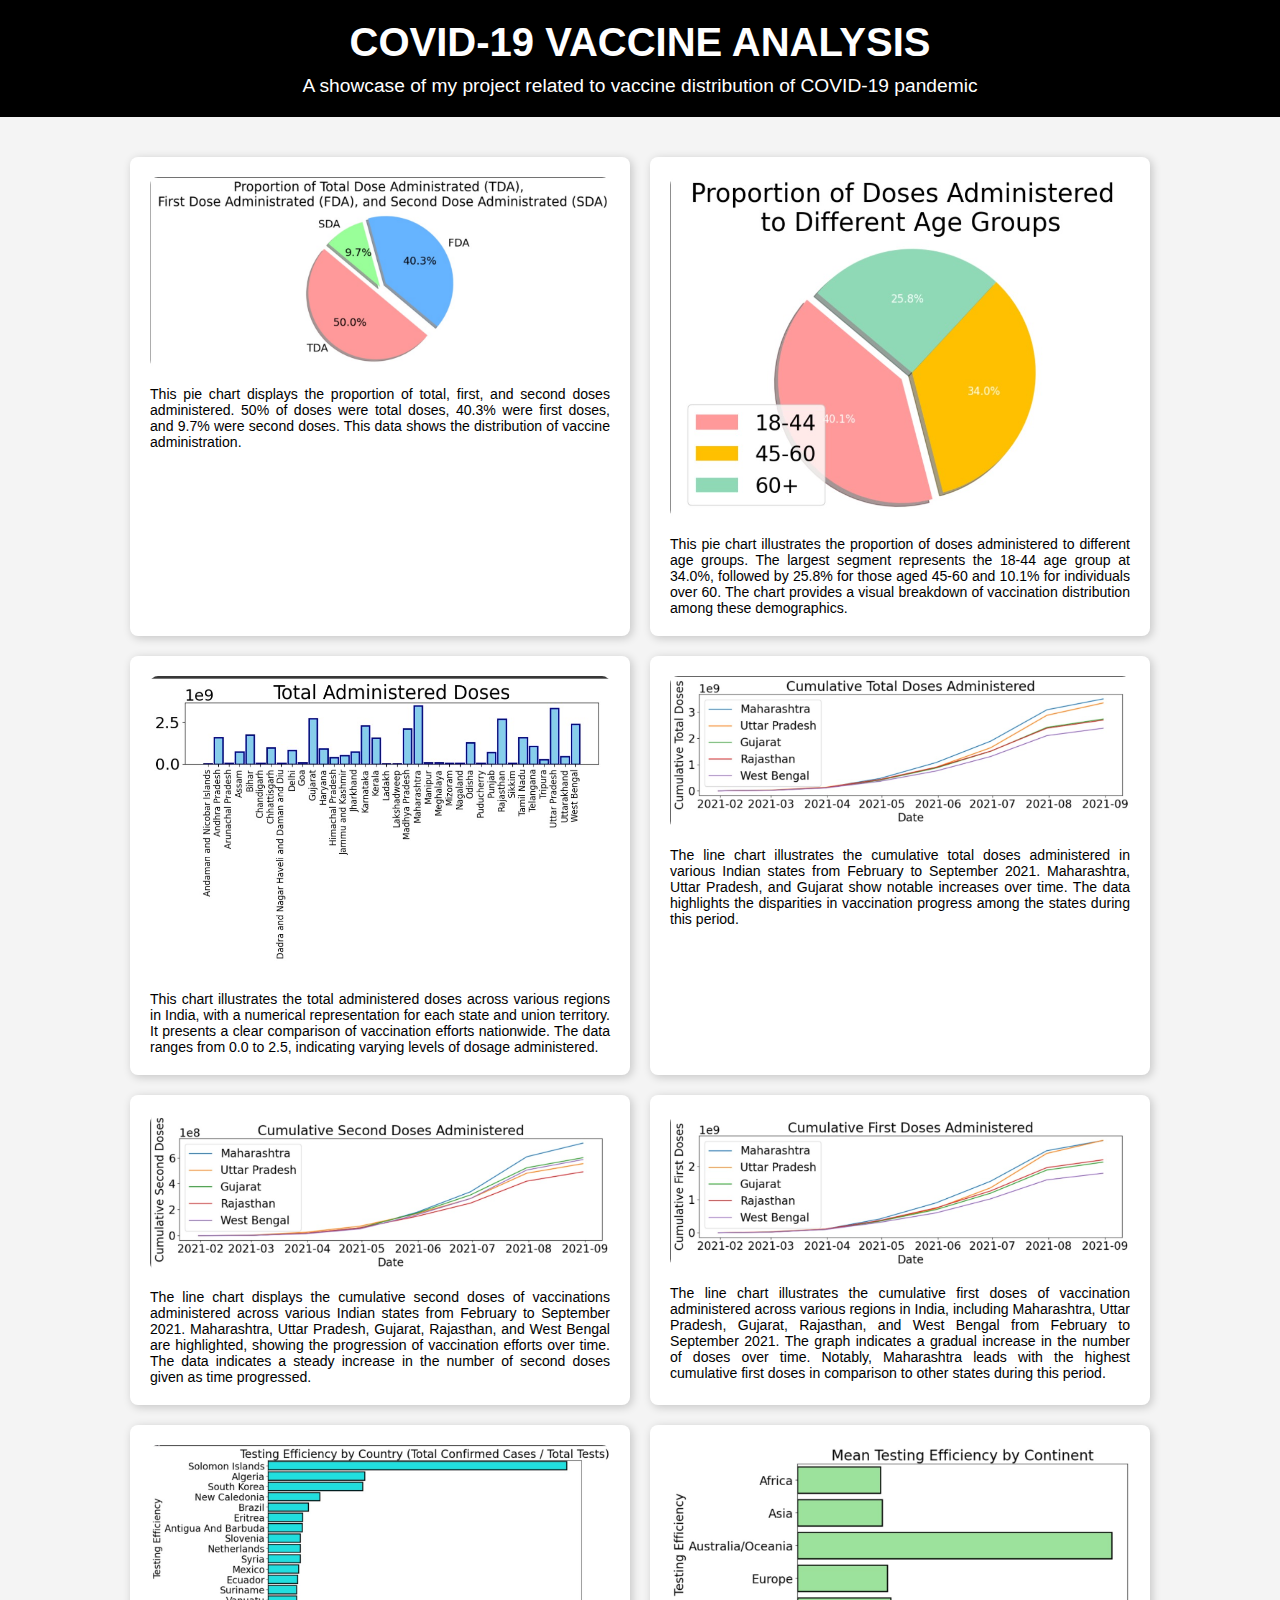
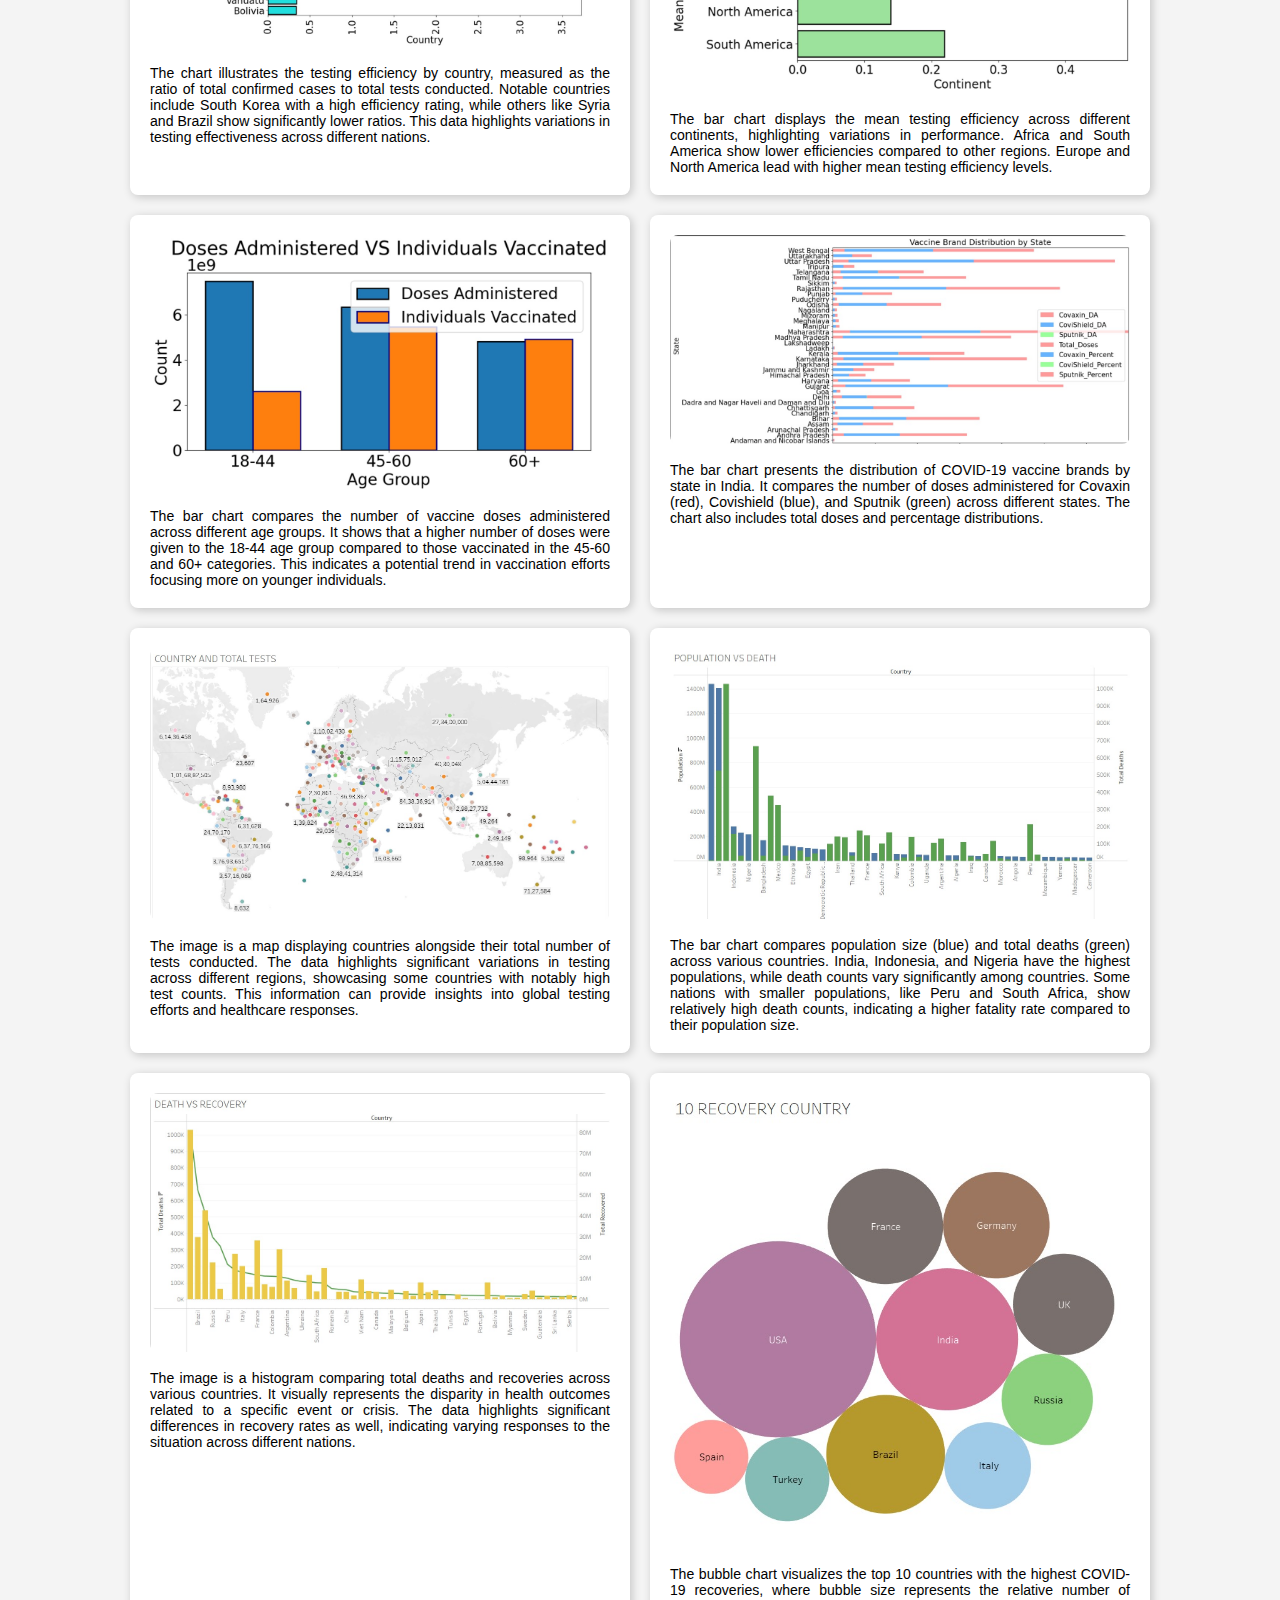
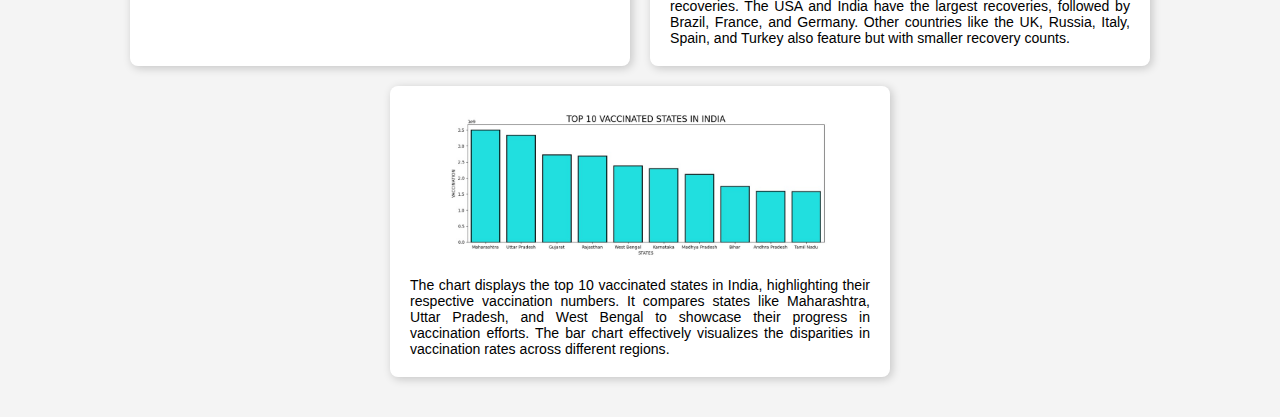
<file: index.html>
<!DOCTYPE html>
<html lang="en">
<head>
    <meta charset="UTF-8">
    <meta name="viewport" content="width=device-width, initial-scale=1.0">
    <title>Covid project </title>
    <link rel="stylesheet" href="main.css">
</head>
<body>
    <header>
        <h1>COVID-19 VACCINE ANALYSIS</h1>
        <p>A showcase of my project related to vaccine distribution of COVID-19 pandemic </p>
    </header>

    <section class="results-section">
        <div class="result-card">
            <img src="proportion TDA SDA FDA.jpg" alt=" ">
            <p>This pie chart displays the proportion of total, first, and second doses administered. 50% of doses were total doses, 40.3% were first doses, and 9.7% were second doses. This data shows the distribution of vaccine administration.
            </p>
        </div>

        <div class="result-card">
            <img src="proportion DA age.jpg" alt="Smart India Hackathon 2024">
            <p>This pie chart illustrates the proportion of doses administered to different age groups. The largest segment represents the 18-44 age group at 34.0%, followed by 25.8% for those aged 45-60 and 10.1% for individuals over 60. The chart provides a visual breakdown of vaccination distribution among these demographics.</p>
        </div>

        <div class="result-card">
            <img src="total da.jpg" alt=" ">
            <p>This chart illustrates the total administered doses across various regions in India, with a numerical representation for each state and union territory. It presents a clear comparison of vaccination efforts nationwide. The data ranges from 0.0 to 2.5, indicating varying levels of dosage administered.</p>
        </div>
        <div class="result-card">
            <img src="TDA time.jpg" alt=" ">
            <p>The line chart illustrates the cumulative total doses administered in various Indian states from February to September 2021. Maharashtra, Uttar Pradesh, and Gujarat show notable increases over time. The data highlights the disparities in vaccination progress among the states during this period.</p>
        </div>
        <div class="result-card">
            <img src="SDA time.jpg" alt=" ">
            <p>The line chart displays the cumulative second doses of vaccinations administered across various Indian states from February to September 2021. Maharashtra, Uttar Pradesh, Gujarat, Rajasthan, and West Bengal are highlighted, showing the progression of vaccination efforts over time. The data indicates a steady increase in the number of second doses given as time progressed.</p>
        </div>
        <div class="result-card">
            <img src="FDA time.jpg" alt=" ">
            <p>The line chart illustrates the cumulative first doses of vaccination administered across various regions in India, including Maharashtra, Uttar Pradesh, Gujarat, Rajasthan, and West Bengal from February to September 2021. The graph indicates a gradual increase in the number of doses over time. Notably, Maharashtra leads with the highest cumulative first doses in comparison to other states during this period.</p>
        </div>
        <div class="result-card">
            <img src="testing efficiency country.jpg" alt=" ">
            <p>The chart illustrates the testing efficiency by country, measured as the ratio of total confirmed cases to total tests conducted. Notable countries include South Korea with a high efficiency rating, while others like Syria and Brazil show significantly lower ratios. This data highlights variations in testing effectiveness across different nations.</p>
        </div>
        <div class="result-card">
            <img src="mean testing efficiency.jpg" alt=" ">
            <p>The bar chart displays the mean testing efficiency across different continents, highlighting variations in performance. Africa and South America show lower efficiencies compared to other regions. Europe and North America lead with higher mean testing efficiency levels.</p>
        </div>
        <div class="result-card">
            <img src="DA vs Iv.jpg" alt=" ">
            <p>The bar chart compares the number of vaccine doses administered across different age groups. It shows that a higher number of doses were given to the 18-44 age group compared to those vaccinated in the 45-60 and 60+ categories. This indicates a potential trend in vaccination efforts focusing more on younger individuals.</p>
        </div>
        <div class="result-card">
            <img src="distribution by state.jpg" alt=" ">
            <p>The bar chart presents the distribution of COVID-19 vaccine brands by state in India. It compares the number of doses administered for Covaxin (red), Covishield (blue), and Sputnik (green) across different states. The chart also includes total doses and percentage distributions.            </p>
        </div>
        <div class="result-card">
            <img src="country vs tests.jpg" alt=" ">
            <p>The image is a map displaying countries alongside their total number of tests conducted. The data highlights significant variations in testing across different regions, showcasing some countries with notably high test counts. This information can provide insights into global testing efforts and healthcare responses.</p>
        </div>
        <div class="result-card">
            <img src="population vs death.jpg" alt=" ">
            <p>The bar chart compares population size (blue) and total deaths (green) across various countries. India, Indonesia, and Nigeria have the highest populations, while death counts vary significantly among countries. Some nations with smaller populations, like Peru and South Africa, show relatively high death counts, indicating a higher fatality rate compared to their population size.</p>
        </div>
        <div class="result-card">
            <img src="death vs recovery.jpg" alt=" ">
            <p>The image is a histogram comparing total deaths and recoveries across various countries. It visually represents the disparity in health outcomes related to a specific event or crisis. The data highlights significant differences in recovery rates as well, indicating varying responses to the situation across different nations.</p>
        </div>
        <div class="result-card">
            <img src="10 country.jpg" alt=" ">
            <p>The bubble chart visualizes the top 10 countries with the highest COVID-19 recoveries, where bubble size represents the relative number of recoveries. The USA and India have the largest recoveries, followed by Brazil, France, and Germany. Other countries like the UK, Russia, Italy, Spain, and Turkey also feature but with smaller recovery counts.</p>
        </div>
        <div class="result-card">
            <img src="10 states.jpg" alt=" ">
            <p>The chart displays the top 10 vaccinated states in India, highlighting their respective vaccination numbers. It compares states like Maharashtra, Uttar Pradesh, and West Bengal to showcase their progress in vaccination efforts. The bar chart effectively visualizes the disparities in vaccination rates across different regions.</p>
        </div>
    </section>
</body>
</html>
</file>
<file: main.css>
* {
    margin: 0;
    padding: 0;
    box-sizing: border-box;
}

body {
    font-family: Arial, sans-serif;
    background-color: #f4f4f4;
    color: #333;
    display: flex;
    flex-direction: column;
    align-items: center;
}

header {
    text-align: center;
    padding: 20px;
    background-color: #000000;
    color: #fff;
    width: 100%;
}

header h1 {
    font-size: 2.5em;
    margin-bottom: 10px;
}

header p {
    font-size: 1.2em;
}

.results-section {
    display: flex;
    flex-wrap: wrap;
    justify-content: center;
    gap: 20px;
    padding: 40px 20px;
    width: 100%;
    max-width: 1200px;
}

.result-card {
    background-color: #fff;
    padding: 20px;
    border-radius: 8px;
    box-shadow: 2px 2px 10px rgba(0, 0, 0, 0.2);
    text-align: justify;
    width: 500px;
    font-size: 0.8em;
    transition: transform 1s ease, box-shadow 0.3s ease, border 0.3s ease, width 0.3s ease;
}

.result-card:hover {
    transform: translateY(-10px);
    border: 4px solid #000; 
    box-shadow: 0px 8px 15px  rgba(0, 0, 0, 0.3); 
}


.result-card img {
    width: 100%;
    height: auto;
    border-radius: 8px;
    margin-bottom: 15px;
}

.result-card p {
    font-size: 1.1em;
    color: #000000;
}

footer {
    text-align: center;
    padding: 20px;
    background-color: #333;
    color: #fff;
    width: 100%;
}
</file>
